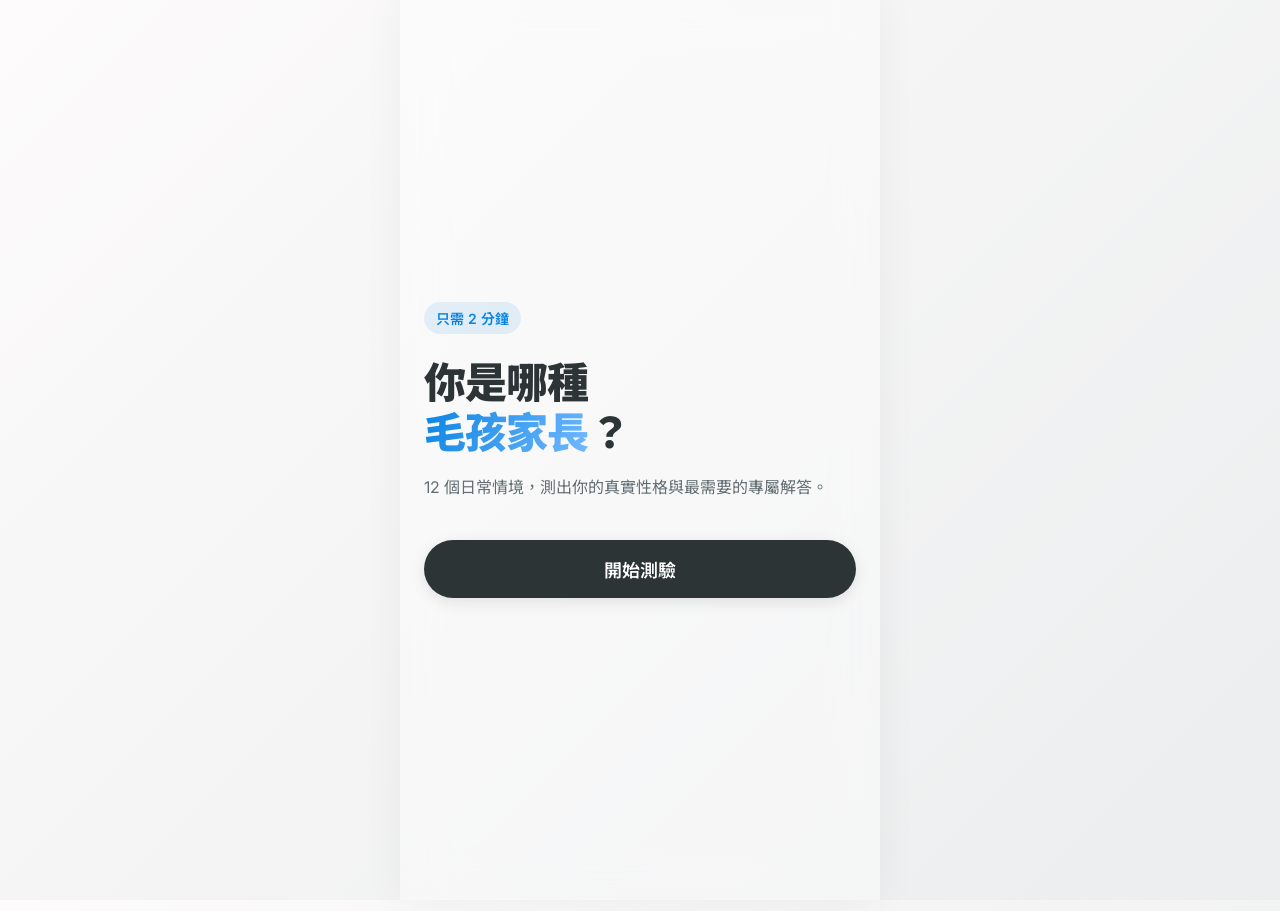
<file: index.html>
<!DOCTYPE html>
<html lang="zh-TW">
<head>
  <meta charset="UTF-8">
  <meta name="viewport" content="width=device-width, initial-scale=1.0, maximum-scale=1.0, user-scalable=no">
  <title>寵物家長性格測驗</title>
  <link rel="preconnect" href="https://fonts.googleapis.com">
  <link rel="preconnect" href="https://fonts.gstatic.com" crossorigin>
  <link href="https://fonts.googleapis.com/css2?family=Inter:wght@400;500;600;700&family=Noto+Sans+TC:wght@400;500;700;900&display=swap" rel="stylesheet">
  <link rel="stylesheet" href="style.css">
</head>
<body>
  <div class="app-container">
    <!-- View 0: Welcome -->
    <div id="view-welcome" class="view active">
      <div class="content-wrapper">
        <div class="badge">只需 2 分鐘</div>
        <h1 class="main-title">你是哪種<br><span class="highlight">毛孩家長</span>？</h1>
        <p class="subtitle">12 個日常情境，測出你的真實性格與最需要的專屬解答。</p>
        <button id="btn-start" class="btn primary">開始測驗</button>
      </div>
    </div>

    <!-- View 1: Pet Selection -->
    <div id="view-pet-selection" class="view">
      <div class="content-wrapper">
        <h2>你的毛孩是？</h2>
        <p class="subtitle">這將幫助我們為你量身打造結果</p>
        <div class="options-grid">
          <button class="btn option-btn pet-option" data-pet="cat">
            <span class="emoji">🐱</span>
            <span class="label">貓咪主子</span>
          </button>
          <button class="btn option-btn pet-option" data-pet="dog">
            <span class="emoji">🐶</span>
            <span class="label">汪星人</span>
          </button>
          <button class="btn option-btn pet-option" data-pet="other">
            <span class="emoji">🐰</span>
            <span class="label">其他寶貝</span>
          </button>
        </div>
      </div>
    </div>

    <!-- View 2: Quiz -->
    <div id="view-quiz" class="view">
      <div class="quiz-header">
        <div class="progress-bar-container">
          <div id="progress-bar" class="progress-bar"></div>
        </div>
        <div class="progress-text"><span id="current-q-num">1</span> / 12</div>
      </div>
      <div class="content-wrapper quiz-wrapper">
        <h2 id="question-text" class="question-text"></h2>
        <div id="options-container" class="options-grid">
          <!-- Options injected via JS -->
        </div>
      </div>
    </div>

    <!-- View 3: Result -->
    <div id="view-result" class="view">
      <div class="content-wrapper result-wrapper">
        <div class="result-card" id="result-card">
          <div class="result-header">
            <span class="type-subtitle" id="result-subtitle"></span>
            <h2 class="type-name" id="result-name"></h2>
          </div>
          <div class="result-body">
            <div class="quote" id="result-hook"></div>
            <p class="description" id="result-description"></p>
            <div class="divider"></div>
            <div class="solution-box">
              <h3>💡 獸醫給你的專屬建議</h3>
              <p id="result-advice"></p>
            </div>
          </div>
        </div>
        
        <div class="waitlist-section">
          <h3 id="cta-text"></h3>
          <p class="waitlist-desc">留下 Email，成為首批體驗「遠端獸醫諮詢」的家長，終結資訊焦慮。</p>
          <form id="waitlist-form" class="waitlist-form">
            <input type="email" id="email-input" placeholder="輸入你的 Email" required>
            <button type="submit" class="btn primary" id="submit-btn">加入 Waitlist</button>
          </form>
          <div id="success-msg" class="success-msg hidden">
            ✨ 成功加入！我們很快會與你聯繫。
          </div>
        </div>
      </div>
    </div>
  </div>
  <script src="app.js"></script>
</body>
</html>
</file>
<file: style.css>
:root {
  --bg-gradient: linear-gradient(135deg, #fdfbfb 0%, #ebedee 100%);
  --primary: #2d3436;
  --text-main: #2d3436;
  --text-secondary: #636e72;
  --card-bg: rgba(255, 255, 255, 0.7);
  --card-border: rgba(255, 255, 255, 0.5);
  --accent-color: #0984e3;
  --radius-lg: 24px;
  --radius-md: 16px;
  --radius-sm: 8px;
  --shadow-sm: 0 4px 6px rgba(0, 0, 0, 0.05);
  --shadow-lg: 0 10px 30px rgba(0, 0, 0, 0.08);
  --transition: all 0.3s cubic-bezier(0.25, 0.8, 0.25, 1);
}

* {
  box-sizing: border-box;
  margin: 0;
  padding: 0;
}

body {
  font-family: 'Inter', 'Noto Sans TC', sans-serif;
  background: var(--bg-gradient);
  color: var(--text-main);
  min-height: 100vh;
  display: flex;
  justify-content: center;
  overflow-x: hidden;
  -webkit-font-smoothing: antialiased;
}

.app-container {
  width: 100%;
  max-width: 480px;
  min-height: 100vh;
  position: relative;
  background: rgba(255, 255, 255, 0.4);
  backdrop-filter: blur(20px);
  -webkit-backdrop-filter: blur(20px);
  box-shadow: 0 0 40px rgba(0,0,0,0.05);
}

.view {
  position: absolute;
  top: 0;
  left: 0;
  width: 100%;
  height: 100%;
  padding: 40px 24px;
  display: flex;
  flex-direction: column;
  opacity: 0;
  pointer-events: none;
  transform: translateY(20px) scale(0.98);
  transition: opacity 0.5s ease, transform 0.5s ease;
  overflow-y: auto;
}

.view.active {
  opacity: 1;
  pointer-events: auto;
  transform: translateY(0) scale(1);
}

.content-wrapper {
  flex: 1;
  display: flex;
  flex-direction: column;
  justify-content: center;
}

.quiz-wrapper {
  justify-content: flex-start;
  margin-top: 20px;
}

.result-wrapper {
  justify-content: flex-start;
}

.badge {
  display: inline-block;
  padding: 6px 12px;
  background: rgba(9, 132, 227, 0.1);
  color: var(--accent-color);
  border-radius: 100px;
  font-size: 14px;
  font-weight: 600;
  margin-bottom: 24px;
  align-self: flex-start;
}

.main-title {
  font-size: 42px;
  line-height: 1.2;
  font-weight: 900;
  margin-bottom: 16px;
  letter-spacing: -0.02em;
}

.highlight {
  background: linear-gradient(120deg, var(--accent-color), #74b9ff);
  -webkit-background-clip: text;
  -webkit-text-fill-color: transparent;
}

.subtitle {
  font-size: 16px;
  color: var(--text-secondary);
  line-height: 1.6;
  margin-bottom: 40px;
}

h2 {
  font-size: 28px;
  font-weight: 700;
  margin-bottom: 16px;
  line-height: 1.3;
}

/* Buttons */
.btn {
  border: none;
  outline: none;
  font-family: inherit;
  cursor: pointer;
  transition: var(--transition);
}

.btn.primary {
  background: var(--text-main);
  color: white;
  padding: 16px 32px;
  border-radius: 100px;
  font-size: 18px;
  font-weight: 600;
  width: 100%;
  box-shadow: 0 4px 15px rgba(0,0,0,0.1);
}

.btn.primary:hover {
  transform: translateY(-2px);
  box-shadow: 0 8px 25px rgba(0,0,0,0.15);
}

.btn.primary:active {
  transform: translateY(0);
}

.options-grid {
  display: flex;
  flex-direction: column;
  gap: 16px;
  width: 100%;
}

.option-btn {
  background: var(--card-bg);
  border: 1px solid var(--card-border);
  padding: 20px;
  border-radius: var(--radius-md);
  text-align: left;
  display: flex;
  align-items: center;
  gap: 16px;
  font-size: 16px;
  font-weight: 500;
  color: var(--text-main);
  box-shadow: var(--shadow-sm);
  position: relative;
  overflow: hidden;
}

.option-btn:hover {
  background: white;
  transform: translateY(-2px);
  box-shadow: var(--shadow-lg);
  border-color: rgba(0,0,0,0.05);
}

.option-btn:active {
  transform: translateY(0);
}

.emoji {
  font-size: 24px;
}

/* Quiz UI */
.quiz-header {
  margin-bottom: 30px;
}

.progress-bar-container {
  width: 100%;
  height: 6px;
  background: rgba(0,0,0,0.05);
  border-radius: 100px;
  overflow: hidden;
  margin-bottom: 8px;
}

.progress-bar {
  height: 100%;
  background: var(--text-main);
  width: 0%;
  border-radius: 100px;
  transition: width 0.5s cubic-bezier(0.25, 0.8, 0.25, 1);
}

.progress-text {
  font-size: 14px;
  font-weight: 600;
  color: var(--text-secondary);
  text-align: right;
}

.question-text {
  font-size: 24px;
  margin-bottom: 32px;
}

/* Result UI */
.result-card {
  background: var(--card-bg);
  border: 1px solid var(--card-border);
  border-radius: var(--radius-lg);
  padding: 32px 24px;
  box-shadow: var(--shadow-lg);
  margin-bottom: 32px;
  position: relative;
  overflow: hidden;
  backdrop-filter: blur(10px);
  -webkit-backdrop-filter: blur(10px);
}

.result-card::before {
  content: '';
  position: absolute;
  top: 0;
  left: 0;
  width: 100%;
  height: 8px;
  background: var(--accent-color);
  transition: background 0.5s ease;
}

.type-subtitle {
  font-size: 14px;
  font-weight: 700;
  color: var(--accent-color);
  letter-spacing: 0.05em;
  text-transform: uppercase;
  margin-bottom: 8px;
  display: block;
}

.type-name {
  font-size: 36px;
  font-weight: 900;
  margin-bottom: 24px;
  color: var(--text-main);
}

.quote {
  font-size: 20px;
  font-weight: 700;
  line-height: 1.4;
  margin-bottom: 16px;
  color: var(--text-main);
}

.description {
  font-size: 15px;
  line-height: 1.6;
  color: var(--text-secondary);
  margin-bottom: 24px;
}

.divider {
  height: 1px;
  background: rgba(0,0,0,0.05);
  margin: 24px 0;
}

.solution-box {
  background: rgba(255,255,255,0.5);
  padding: 20px;
  border-radius: var(--radius-md);
}

.solution-box h3 {
  font-size: 16px;
  margin-bottom: 8px;
}

.solution-box p {
  font-size: 14px;
  line-height: 1.6;
  color: var(--text-secondary);
}

.waitlist-section {
  text-align: center;
  padding-bottom: 40px;
}

.waitlist-section h3 {
  font-size: 20px;
  margin-bottom: 8px;
}

.waitlist-desc {
  font-size: 14px;
  color: var(--text-secondary);
  margin-bottom: 20px;
  line-height: 1.5;
}

.waitlist-form {
  display: flex;
  flex-direction: column;
  gap: 12px;
}

.waitlist-form input {
  width: 100%;
  padding: 16px 20px;
  border-radius: 100px;
  border: 1px solid rgba(0,0,0,0.1);
  background: rgba(255,255,255,0.8);
  font-size: 16px;
  font-family: inherit;
  outline: none;
  transition: var(--transition);
}

.waitlist-form input:focus {
  border-color: var(--accent-color);
  box-shadow: 0 0 0 4px rgba(9, 132, 227, 0.1);
}

.success-msg {
  margin-top: 16px;
  color: #27ae60;
  font-weight: 600;
  font-size: 15px;
  padding: 12px;
  background: rgba(39, 174, 96, 0.1);
  border-radius: 100px;
}

.hidden {
  display: none !important;
}

/* Utilities for dynamic accent colors */
.bg-theme {
  transition: background 0.5s ease;
}
</file>
